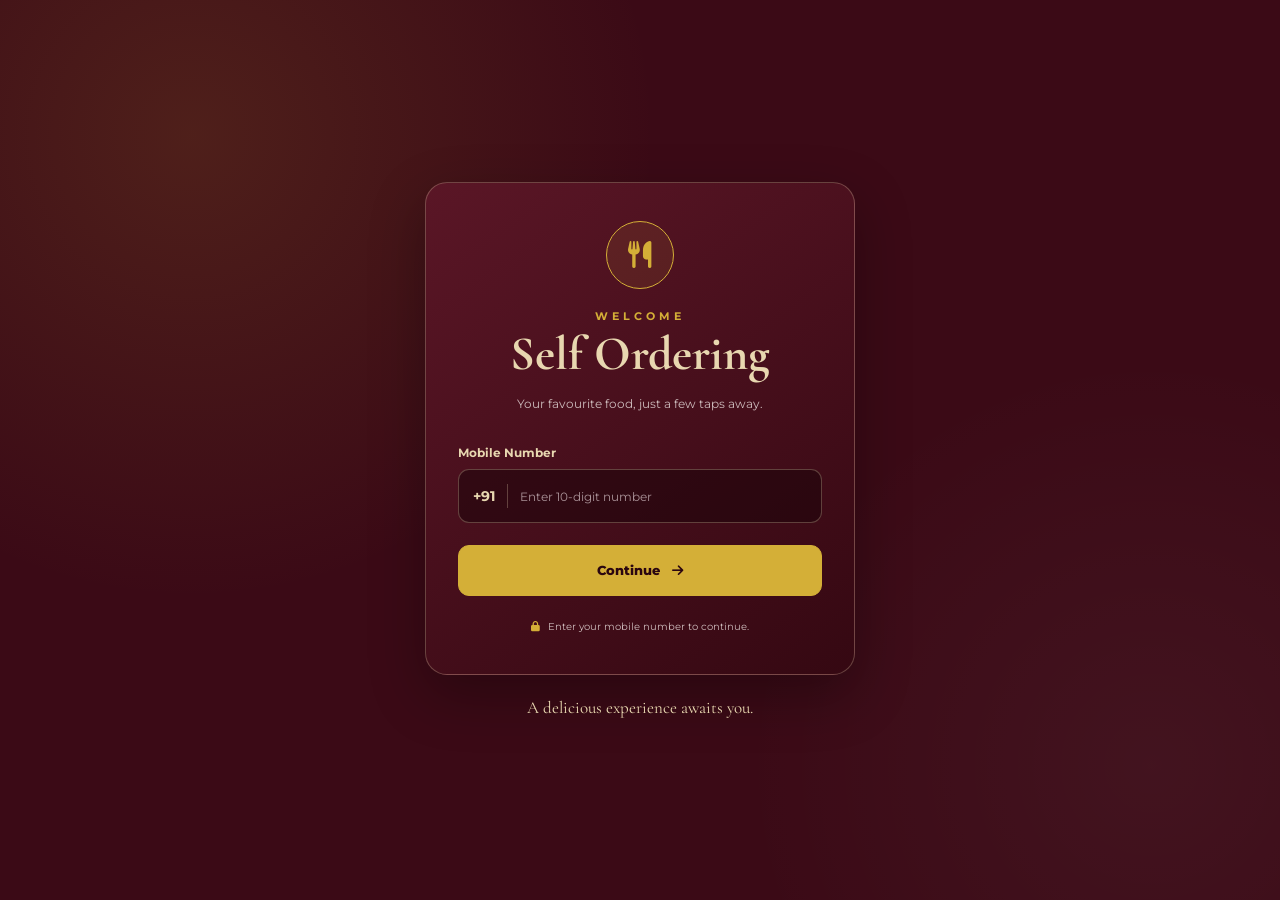
<file: customer-login/login.html>
<!DOCTYPE html>
<html lang="en">
<head>
  <meta charset="UTF-8">
  <meta name="viewport" content="width=device-width, initial-scale=1.0">
  <meta name="theme-color" content="#3B0A16">
  <title>Customer Login</title>

  <link rel="stylesheet" href="login.css">
  <link rel="preconnect" href="https://fonts.googleapis.com">
  <link rel="preconnect" href="https://fonts.gstatic.com" crossorigin>
  <link href="https://fonts.googleapis.com/css2?family=Cormorant+Garamond:wght@600;700&family=Montserrat:wght@400;500;600;700&display=swap" rel="stylesheet">
  <link rel="stylesheet" href="https://cdnjs.cloudflare.com/ajax/libs/font-awesome/6.5.2/css/all.min.css">
</head>
<body>
  <main class="login-page">
    <section class="login-card">
      <div class="brand-icon">
        <i class="fa-solid fa-utensils"></i>
      </div>

      <p class="eyebrow">WELCOME</p>
      <h1>Self Ordering</h1>
      <p class="subtitle">Your favourite food, just a few taps away.</p>

      <form id="loginForm" novalidate>
        <label for="mobileNumber">Mobile Number</label>

        <div class="phone-field">
          <span class="country-code">+91</span>
          <span class="field-divider"></span>
          <input
            type="tel"
            id="mobileNumber"
            name="mobileNumber"
            inputmode="numeric"
            autocomplete="tel-national"
            placeholder="Enter 10-digit number"
            maxlength="10"
            minlength="10"
            pattern="[0-9]{10}"
            aria-describedby="loginError"
            required
          >
        </div>

        <p id="loginError" class="error-message" role="alert" hidden></p>

        <button type="submit" id="continueBtn">
          Continue <i class="fa-solid fa-arrow-right"></i>
        </button>
      </form>

      <p class="privacy-note">
        <i class="fa-solid fa-lock"></i>
        Enter your mobile number to continue.
      </p>
    </section>

    <p class="bottom-note">A delicious experience awaits you.</p>
  </main>

  <script src="login.js"></script>
</body>
</html>
</file>
<file: customer-login/login.css>
:root {
  --bg: #3B0A16;
  --card: #4A101F;
  --gold: #D4AF37;
  --gold-light: #E8D7B0;
  --cream: #F8F5ED;
  --muted: #CDBBBC;
  --border: rgba(232, 215, 176, 0.28);
}

* {
  margin: 0;
  padding: 0;
  box-sizing: border-box;
}

html {
  min-height: 100%;
}

body {
  min-height: 100vh;
  font-family: "Montserrat", Arial, sans-serif;
  color: var(--cream);
  background:
    radial-gradient(circle at 15% 15%, rgba(212, 175, 55, 0.13), transparent 35%),
    radial-gradient(circle at 90% 85%, rgba(255, 255, 255, 0.04), transparent 30%),
    var(--bg);
}

button,
input {
  font: inherit;
}

.login-page {
  min-height: 100vh;
  width: 100%;
  padding: 28px 18px;
  display: flex;
  flex-direction: column;
  align-items: center;
  justify-content: center;
}

.login-card {
  width: 100%;
  max-width: 430px;
  padding: 38px 32px;
  border: 1px solid var(--border);
  border-radius: 22px;
  background: linear-gradient(145deg, #5A1626, #350812);
  box-shadow: 0 20px 55px rgba(0, 0, 0, 0.3);
  text-align: center;
}

.brand-icon {
  width: 68px;
  height: 68px;
  margin: 0 auto 20px;
  display: flex;
  align-items: center;
  justify-content: center;
  border: 1px solid var(--gold);
  border-radius: 50%;
  background: rgba(212, 175, 55, 0.09);
  color: var(--gold);
  font-size: 27px;
}

.eyebrow {
  margin-bottom: 5px;
  color: var(--gold);
  font-size: 11px;
  font-weight: 700;
  letter-spacing: 4px;
}

.login-card h1 {
  color: var(--gold-light);
  font-family: "Cormorant Garamond", Georgia, serif;
  font-size: clamp(36px, 9vw, 48px);
  line-height: 1.1;
}

.subtitle {
  margin: 12px 0 30px;
  color: var(--muted);
  font-size: 12px;
  line-height: 1.8;
}

#loginForm {
  text-align: left;
}

#loginForm label {
  display: block;
  margin-bottom: 9px;
  color: var(--gold-light);
  font-size: 12px;
  font-weight: 700;
}

.phone-field {
  min-height: 54px;
  display: flex;
  align-items: center;
  gap: 12px;
  padding: 0 14px;
  border: 1px solid var(--border);
  border-radius: 11px;
  background: rgba(25, 3, 9, 0.5);
}

.country-code {
  flex-shrink: 0;
  color: var(--gold-light);
  font-size: 14px;
  font-weight: 700;
}

.field-divider {
  width: 1px;
  height: 24px;
  flex-shrink: 0;
  background: var(--border);
}

.phone-field input {
  width: 100%;
  min-width: 0;
  padding: 15px 0;
  border: none;
  outline: none;
  background: transparent;
  color: var(--cream);
  font-size: 14px;
  letter-spacing: 1px;
}

.phone-field input::placeholder {
  color: #AA9298;
  letter-spacing: 0;
  font-size: 12px;
}

.phone-field:focus-within {
  border-color: var(--gold);
  box-shadow: 0 0 0 3px rgba(212, 175, 55, 0.1);
}

.error-message {
  margin-top: 9px;
  color: #FFB3B3;
  font-size: 11px;
  line-height: 1.6;
}

#continueBtn {
  width: 100%;
  min-height: 51px;
  margin-top: 22px;
  padding: 13px 18px;
  display: flex;
  align-items: center;
  justify-content: center;
  gap: 12px;
  border: 1px solid var(--gold);
  border-radius: 11px;
  background: var(--gold);
  color: #2A0610;
  font-size: 13px;
  font-weight: 800;
  transition: background 0.2s ease, transform 0.2s ease;
  cursor: pointer;
}

#continueBtn:hover {
  background: var(--gold-light);
  transform: translateY(-1px);
}

#continueBtn:focus-visible,
.phone-field input:focus-visible {
  outline: 2px solid var(--gold-light);
  outline-offset: 3px;
}

.privacy-note {
  margin-top: 22px;
  color: var(--muted);
  font-size: 10px;
  line-height: 1.8;
}

.privacy-note i {
  margin-right: 5px;
  color: var(--gold);
}

.bottom-note {
  margin-top: 22px;
  color: var(--gold-light);
  font-family: "Cormorant Garamond", Georgia, serif;
  font-size: 17px;
  text-align: center;
}

@media (max-width: 420px) {
  .login-page {
    padding: 20px 14px;
  }

  .login-card {
    padding: 30px 21px;
    border-radius: 18px;
  }

  .brand-icon {
    width: 60px;
    height: 60px;
    font-size: 24px;
  }

  .subtitle {
    margin-bottom: 25px;
  }
}
</file>
